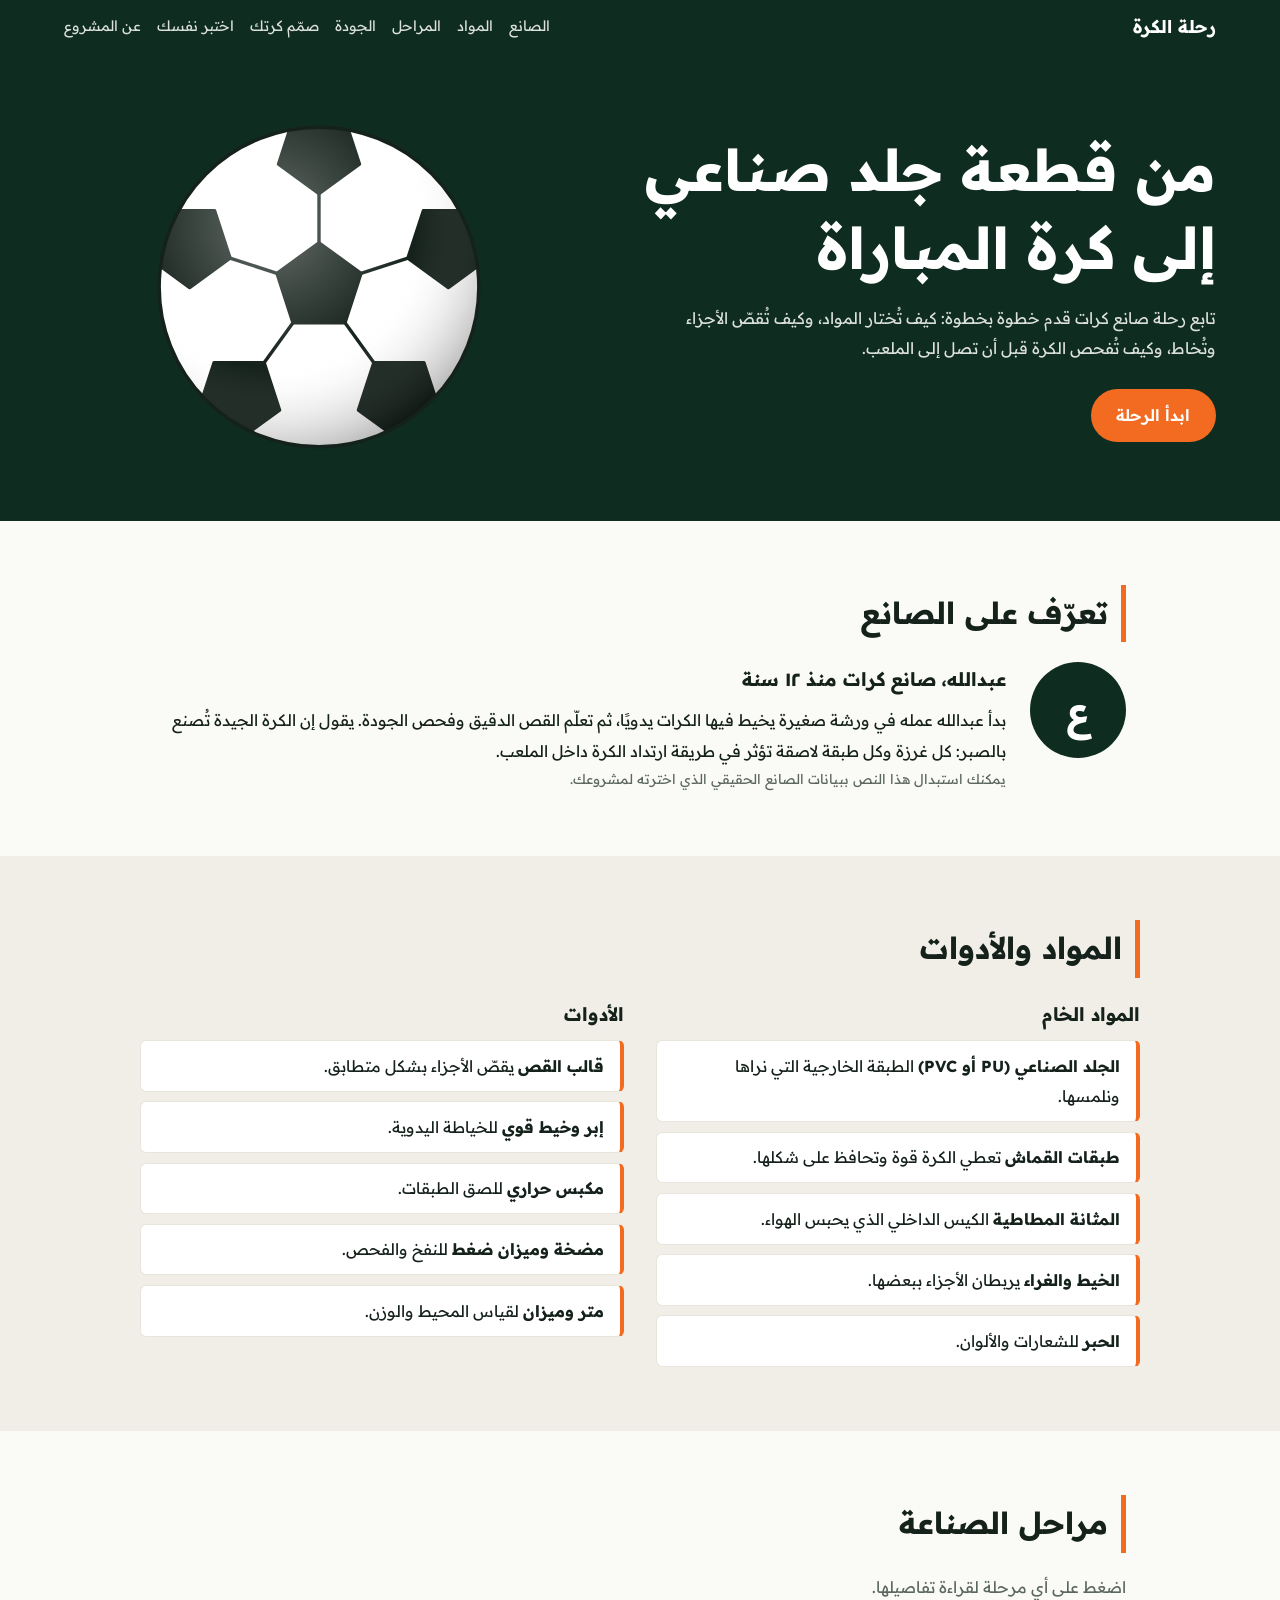
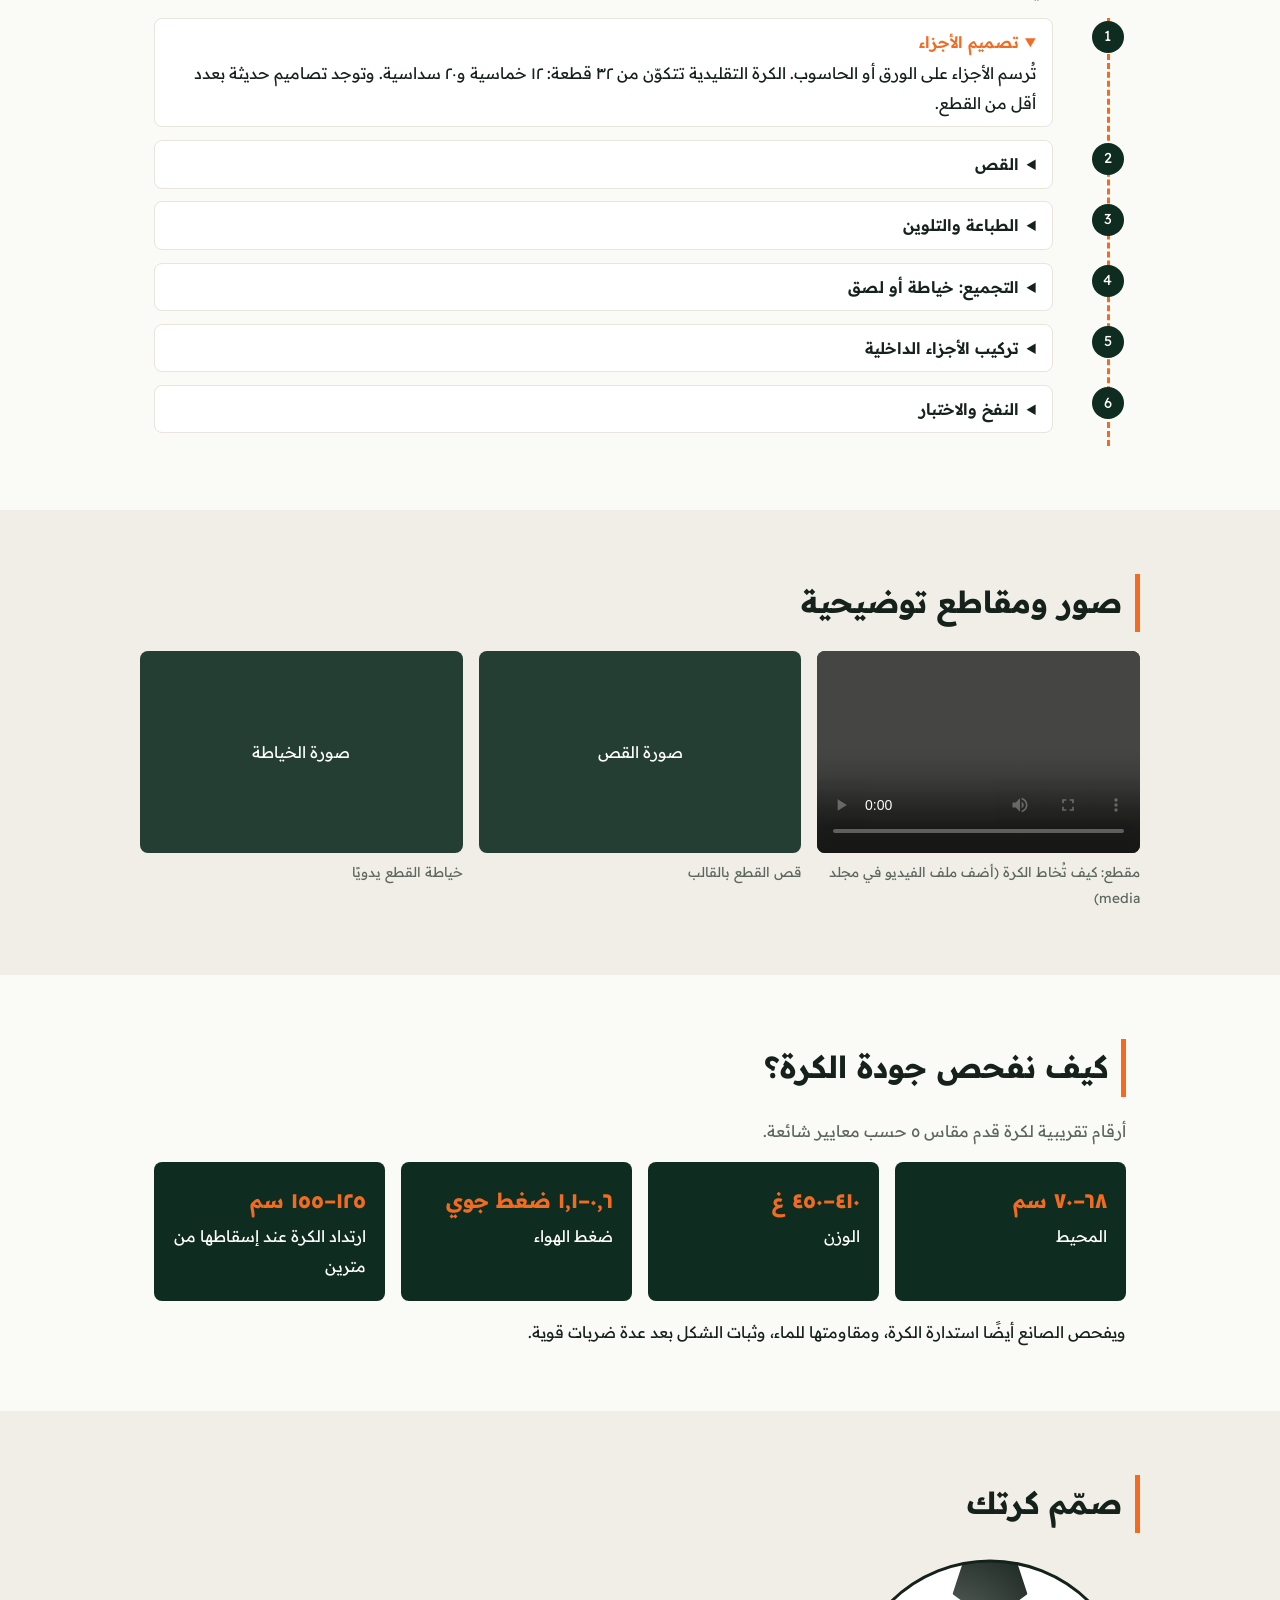
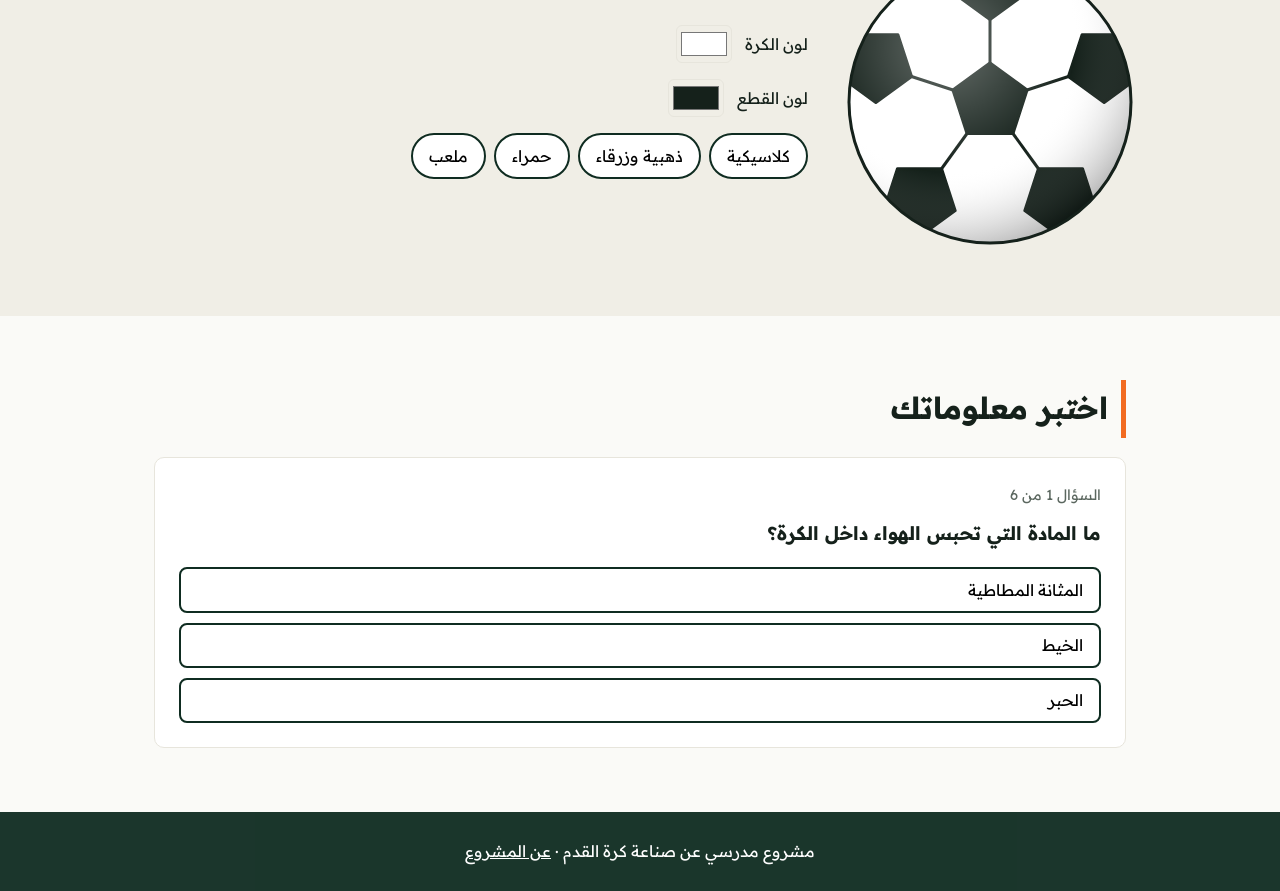
<file: index.html>
<!DOCTYPE html>
<html lang="ar" dir="rtl">
<head>
<meta charset="UTF-8">
<meta name="viewport" content="width=device-width, initial-scale=1">
<title>رحلة صناعة كرة القدم</title>
<meta name="description" content="من المواد الخام إلى كرة جاهزة للمباراة: تعرّف على مراحل صناعة كرة القدم وطرق فحص جودتها.">
<link rel="preconnect" href="https://fonts.googleapis.com">
<link rel="preconnect" href="https://fonts.gstatic.com" crossorigin>
<link href="https://fonts.googleapis.com/css2?family=Readex+Pro:wght@300;400;600;700&display=swap" rel="stylesheet">
<link rel="stylesheet" href="style.css">
</head>
<body>

<header class="top">
  <a href="#hero" class="logo">رحلة الكرة</a>
  <nav>
    <a href="#maker">الصانع</a>
    <a href="#materials">المواد</a>
    <a href="#stages">المراحل</a>
    <a href="#quality">الجودة</a>
    <a href="#design">صمّم كرتك</a>
    <a href="#quiz">اختبر نفسك</a>
    <a href="readme.html">عن المشروع</a>
  </nav>
</header>

<main>
  <section id="hero" class="hero">
    <div class="hero-text">
      <h1>من قطعة جلد صناعي<br>إلى كرة المباراة</h1>
      <p>تابع رحلة صانع كرات قدم خطوة بخطوة: كيف تُختار المواد، وكيف تُقصّ الأجزاء وتُخاط، وكيف تُفحص الكرة قبل أن تصل إلى الملعب.</p>
      <a class="btn" href="#stages">ابدأ الرحلة</a>
    </div>
    <div class="hero-ball"><svg class="ball" viewBox="0 0 200 200" aria-label="كرة قدم"></svg></div>
  </section>

  <section id="maker" class="block">
    <h2>تعرّف على الصانع</h2>
    <div class="maker">
      <div class="portrait" aria-hidden="true">ع</div>
      <div>
        <h3>عبدالله، صانع كرات منذ ١٢ سنة</h3>
        <p>بدأ عبدالله عمله في ورشة صغيرة يخيط فيها الكرات يدويًا، ثم تعلّم القص الدقيق وفحص الجودة. يقول إن الكرة الجيدة تُصنع بالصبر: كل غرزة وكل طبقة لاصقة تؤثر في طريقة ارتداد الكرة داخل الملعب.</p>
        <p class="note">يمكنك استبدال هذا النص ببيانات الصانع الحقيقي الذي اخترته لمشروعك.</p>
      </div>
    </div>
  </section>

  <section id="materials" class="block alt">
    <h2>المواد والأدوات</h2>
    <div class="cols">
      <div>
        <h3>المواد الخام</h3>
        <ul class="chips">
          <li><b>الجلد الصناعي (PU أو PVC)</b> الطبقة الخارجية التي نراها ونلمسها.</li>
          <li><b>طبقات القماش</b> تعطي الكرة قوة وتحافظ على شكلها.</li>
          <li><b>المثانة المطاطية</b> الكيس الداخلي الذي يحبس الهواء.</li>
          <li><b>الخيط والغراء</b> يربطان الأجزاء ببعضها.</li>
          <li><b>الحبر</b> للشعارات والألوان.</li>
        </ul>
      </div>
      <div>
        <h3>الأدوات</h3>
        <ul class="chips">
          <li><b>قالب القص</b> يقصّ الأجزاء بشكل متطابق.</li>
          <li><b>إبر وخيط قوي</b> للخياطة اليدوية.</li>
          <li><b>مكبس حراري</b> للصق الطبقات.</li>
          <li><b>مضخة وميزان ضغط</b> للنفخ والفحص.</li>
          <li><b>متر وميزان</b> لقياس المحيط والوزن.</li>
        </ul>
      </div>
    </div>
  </section>

  <section id="stages" class="block">
    <h2>مراحل الصناعة</h2>
    <p class="lead">اضغط على أي مرحلة لقراءة تفاصيلها.</p>
    <ol class="stages">
      <li><details open><summary>تصميم الأجزاء</summary><p>تُرسم الأجزاء على الورق أو الحاسوب. الكرة التقليدية تتكوّن من ٣٢ قطعة: ١٢ خماسية و٢٠ سداسية. وتوجد تصاميم حديثة بعدد أقل من القطع.</p></details></li>
      <li><details><summary>القص</summary><p>تُلصق طبقات الجلد والقماش معًا، ثم يقصّها القالب بدقة. أي اختلاف بسيط بين القطع يجعل الكرة غير متوازنة.</p></details></li>
      <li><details><summary>الطباعة والتلوين</summary><p>تُطبع الألوان والشعارات على القطع قبل تجميعها، ثم تُترك لتجف.</p></details></li>
      <li><details><summary>التجميع: خياطة أو لصق</summary><p>في الكرات المخاطة تُربط القطع غرزة بعد غرزة. وفي الكرات الملصقة تُوصل القطع بحرارة وضغط دون خيوط، فتصبح مقاومة للماء أكثر.</p></details></li>
      <li><details><summary>تركيب الأجزاء الداخلية</summary><p>قبل إغلاق الغرزة الأخيرة تُدخل المثانة المطاطية، ويُركّب صمام الهواء ثم تُغلق الكرة.</p></details></li>
      <li><details><summary>النفخ والاختبار</summary><p>تُنفخ الكرة إلى الضغط المطلوب وتُترك فترة، ثم تُفحص بالقياس والارتداد. إذا نجحت تُغلّف وتُرسل للبيع.</p></details></li>
    </ol>
  </section>

  <section class="block alt">
    <h2>صور ومقاطع توضيحية</h2>
    <div class="media">
      <figure class="ph">
        <video controls preload="none" poster="">
          <!-- ضع مقطع الفيديو هنا: <source src="media/making.mp4" type="video/mp4"> -->
        </video>
        <figcaption>مقطع: كيف تُخاط الكرة (أضف ملف الفيديو في مجلد media)</figcaption>
      </figure>
      <figure class="ph"><div class="img-slot">صورة القص</div><figcaption>قص القطع بالقالب</figcaption></figure>
      <figure class="ph"><div class="img-slot">صورة الخياطة</div><figcaption>خياطة القطع يدويًا</figcaption></figure>
    </div>
  </section>

  <section id="quality" class="block">
    <h2>كيف نفحص جودة الكرة؟</h2>
    <p class="lead">أرقام تقريبية لكرة قدم مقاس ٥ حسب معايير شائعة.</p>
    <div class="tests">
      <div><strong>٦٨–٧٠ سم</strong><span>المحيط</span></div>
      <div><strong>٤١٠–٤٥٠ غ</strong><span>الوزن</span></div>
      <div><strong>٠٫٦–١٫١ ضغط جوي</strong><span>ضغط الهواء</span></div>
      <div><strong>١٢٥–١٥٥ سم</strong><span>ارتداد الكرة عند إسقاطها من مترين</span></div>
    </div>
    <p>ويفحص الصانع أيضًا استدارة الكرة، ومقاومتها للماء، وثبات الشكل بعد عدة ضربات قوية.</p>
  </section>

  <section id="design" class="block alt">
    <h2>صمّم كرتك</h2>
    <div class="designer">
      <svg class="ball big" id="designBall" viewBox="0 0 200 200" aria-label="كرة قابلة للتلوين"></svg>
      <div class="controls">
        <label>لون الكرة <input type="color" id="c1" value="#ffffff"></label>
        <label>لون القطع <input type="color" id="c2" value="#15211b"></label>
        <div class="presets">
          <button data-a="#ffffff" data-b="#15211b">كلاسيكية</button>
          <button data-a="#f4d03f" data-b="#1b4f9c">ذهبية وزرقاء</button>
          <button data-a="#e74c3c" data-b="#ffffff">حمراء</button>
          <button data-a="#12372a" data-b="#f26b21">ملعب</button>
        </div>
      </div>
    </div>
  </section>

  <section id="quiz" class="block">
    <h2>اختبر معلوماتك</h2>
    <div id="quizBox" class="quiz"></div>
  </section>
</main>

<footer>مشروع مدرسي عن صناعة كرة القدم · <a href="readme.html">عن المشروع</a></footer>
<script src="script.js"></script>
</body>
</html>
</file>
<file: style.css>
:root{--ink:#15211b;--pitch:#0f2c21;--paper:#fafaf7;--chalk:#e7e5dc;--thread:#f26b21;--muted:#5b675f}
*{box-sizing:border-box;margin:0}
html{scroll-behavior:smooth}
body{font-family:'Readex Pro',Tahoma,sans-serif;background:var(--paper);color:var(--ink);line-height:1.9}
a{color:inherit}
:focus-visible{outline:3px solid var(--thread);outline-offset:3px}
.top{position:sticky;top:0;z-index:5;display:flex;gap:1rem;align-items:center;justify-content:space-between;flex-wrap:wrap;padding:.6rem 5%;background:var(--pitch);color:#fff}
.top nav{display:flex;gap:1rem;flex-wrap:wrap;font-size:.9rem}
.top nav a{text-decoration:none;opacity:.85}.top nav a:hover{opacity:1;color:var(--thread)}
.logo{font-weight:700;text-decoration:none;font-size:1.1rem}
.hero{background:var(--pitch);color:#fff;display:grid;grid-template-columns:1.2fr 1fr;gap:2rem;align-items:center;padding:4rem 5%}
.hero h1{font-size:clamp(2rem,5vw,3.6rem);line-height:1.35;font-weight:700;margin-bottom:1rem}
.hero p{max-width:34rem;opacity:.85;margin-bottom:1.6rem}
.btn{display:inline-block;background:var(--thread);color:#fff;padding:.7rem 1.6rem;border-radius:999px;text-decoration:none;font-weight:600}
.btn:hover{background:#d85a14}
.ball{width:100%;height:auto;display:block;--c1:#fff;--c2:#15211b}
.hero-ball{max-width:340px;justify-self:center;width:100%}
.hero-ball .ball{animation:roll 24s linear infinite}
@keyframes roll{to{transform:rotate(360deg)}}
.block{padding:4rem 5%;max-width:1100px;margin:auto}
.alt{background:#f0eee6;max-width:none}
.alt>*{max-width:1000px;margin-inline:auto}
h2{font-size:1.9rem;margin-bottom:1.2rem;padding-inline-start:.8rem;border-inline-start:5px solid var(--thread)}
h3{margin-bottom:.5rem}
.lead{color:var(--muted);margin-bottom:1rem}
.note{font-size:.85rem;color:var(--muted)}
.maker{display:flex;gap:1.5rem;align-items:flex-start}
.portrait{flex:none;width:96px;height:96px;border-radius:50%;background:var(--pitch);color:#fff;display:grid;place-items:center;font-size:2.4rem;font-weight:700}
.cols{display:grid;grid-template-columns:1fr 1fr;gap:2rem}
.chips{list-style:none;padding:0;display:grid;gap:.6rem}
.chips li{background:#fff;border:1px solid var(--chalk);border-inline-start:4px solid var(--thread);padding:.6rem 1rem;border-radius:6px}
.stages{list-style:none;padding:0;counter-reset:s;border-inline-start:3px dashed var(--thread);margin-inline-start:1rem}
.stages li{counter-increment:s;position:relative;padding:0 2rem .8rem 0}
.stages li::before{content:counter(s);position:absolute;inset-inline-start:-1.05rem;top:.15rem;width:2rem;height:2rem;border-radius:50%;background:var(--pitch);color:#fff;display:grid;place-items:center;font-size:.9rem}
.stages details{background:#fff;border:1px solid var(--chalk);border-radius:8px;padding:.5rem 1rem;margin-inline-start:1.4rem}
.stages summary{cursor:pointer;font-weight:600}
.stages details[open] summary{color:var(--thread)}
.media{display:grid;grid-template-columns:repeat(auto-fit,minmax(220px,1fr));gap:1rem}
.ph video,.img-slot{width:100%;aspect-ratio:16/10;background:var(--pitch);border-radius:8px;display:grid;place-items:center;color:#fff;opacity:.9}
figcaption{font-size:.85rem;color:var(--muted);margin-top:.4rem}
.tests{display:grid;grid-template-columns:repeat(auto-fit,minmax(200px,1fr));gap:1rem;margin-bottom:1rem}
.tests div{background:var(--pitch);color:#fff;padding:1.2rem;border-radius:8px}
.tests strong{display:block;font-size:1.3rem;color:var(--thread)}
.designer{display:flex;gap:2rem;align-items:center;flex-wrap:wrap}
.ball.big{width:min(300px,80vw)}
.controls{display:grid;gap:1rem}
.controls label{display:flex;gap:.8rem;align-items:center}
input[type=color]{width:56px;height:38px;border:1px solid var(--chalk);border-radius:6px;background:none;padding:2px}
.presets{display:flex;gap:.5rem;flex-wrap:wrap}
button{font:inherit;cursor:pointer}
.presets button,.opt{border:2px solid var(--pitch);background:#fff;border-radius:999px;padding:.35rem 1rem}
.presets button:hover,.opt:hover{background:var(--pitch);color:#fff}
.quiz{background:#fff;border:1px solid var(--chalk);border-radius:10px;padding:1.5rem}
.quiz h3{margin-bottom:1rem}
.opts{display:grid;gap:.6rem}
.opt{text-align:start;border-radius:8px}
.opt.right{background:#2e8b57;color:#fff;border-color:#2e8b57}
.opt.wrong{background:#c0392b;color:#fff;border-color:#c0392b}
.quiz .meta{color:var(--muted);font-size:.9rem;margin-bottom:.4rem}
.quiz .btn{border:0;margin-top:1rem}
footer{background:var(--pitch);color:#fff;text-align:center;padding:1.5rem;opacity:.95}
@media(max-width:720px){.hero,.cols{grid-template-columns:1fr}.maker{flex-direction:column}.hero{padding-top:2.5rem}}
@media(prefers-reduced-motion:reduce){.hero-ball .ball{animation:none}html{scroll-behavior:auto}}
</file>
